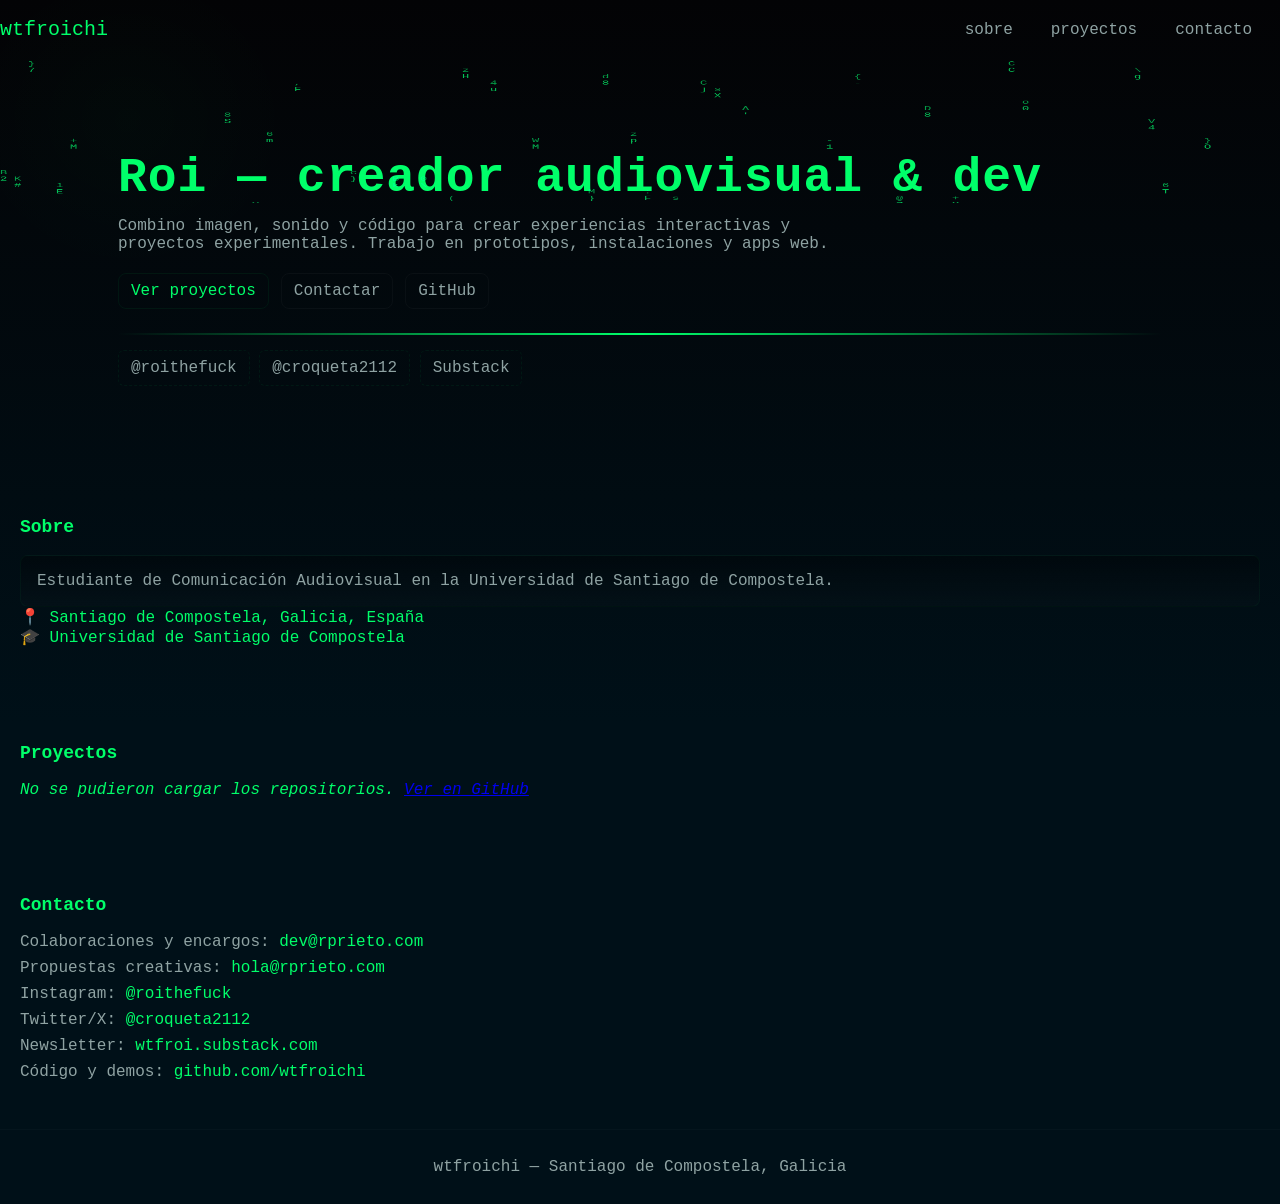
<file: index.html>
<!DOCTYPE html>
<html lang="es">
<head>
    <meta charset="UTF-8">
    <meta name="viewport" content="width=device-width, initial-scale=1.0">
    <title>wtfroichi</title>
    <meta name="description" content="wtfroichi - portfolio">
    <link rel="icon" href="assets/favicon.svg" type="image/svg+xml">
    <link rel="stylesheet" href="assets/styles.css">
    
</head>
<body>
    <!-- Header -->
    <header>
        <nav>
            <a href="#home" class="nav-logo">wtfroichi</a>
            <ul class="nav-links" id="navLinks">
                <li><a href="#about">sobre</a></li>
                <li><a href="#projects">proyectos</a></li>
                <li><a href="#contact">contacto</a></li>
                <li><button class="theme-toggle hidden" id="themeToggle" aria-label="Toggle theme">☾</button></li>
            </ul>
        </nav>
    </header>

    <!-- Hero Section -->
    <section class="hero" id="home">
        <canvas id="matrixCanvas" class="matrix-canvas" aria-hidden="true"></canvas>
        <div class="container">
            <h1>Roi — creador audiovisual &amp; dev</h1>
            <p class="tagline">Combino imagen, sonido y código para crear experiencias interactivas y proyectos experimentales. Trabajo en prototipos, instalaciones y apps web.</p>

            <div style="margin-top:20px;display:flex;gap:12px;flex-wrap:wrap;">
                <a href="#projects" class="social-cta" style="background:transparent;border:1px solid rgba(0,255,106,0.06);padding:8px 12px;border-radius:8px;color:var(--neon);text-decoration:none">Ver proyectos</a>
                <a href="#contact" class="social-cta" style="background:transparent;border:1px solid rgba(255,255,255,0.03);padding:8px 12px;border-radius:8px;color:var(--muted);text-decoration:none">Contactar</a>
                <a href="https://github.com/wtfroichi" target="_blank" rel="noopener" class="social-cta">GitHub</a>
            </div>

            <div class="decorative-line"></div>
            <div class="social-links">
                <a href="https://instagram.com/roithefuck" target="_blank" rel="noopener">@roithefuck</a>
                <a href="https://twitter.com/croqueta2112" target="_blank" rel="noopener">@croqueta2112</a>
                <a href="https://wtfroi.substack.com" target="_blank" rel="noopener">Substack</a>
            </div>
        </div>
    </section>

    <!-- About Section -->
    <section class="about" id="about">
        <h2 class="section-title">Sobre</h2>
        <div class="about-content">
            <p class="about-bio">
                Estudiante de Comunicación Audiovisual en la Universidad de Santiago de Compostela.
            </p>
            <div class="about-details">
                <div class="about-detail">📍 Santiago de Compostela, Galicia, España</div>
                <div class="about-detail">🎓 Universidad de Santiago de Compostela</div>
            </div>
        </div>
    </section>

    <!-- Projects Section -->
    <section class="projects" id="projects">
        <h2 class="section-title">Proyectos</h2>
        <div class="projects-list" id="projectsList">
            <p style="color: var(--color-text-secondary); font-style: italic;">Cargando repositorios desde GitHub...</p>
        </div>
    </section>

    <!-- Contact Section -->
    <section class="contact" id="contact">
        <h2 class="section-title">Contacto</h2>
        <div class="contact-list">
            <div class="contact-item">Colaboraciones y encargos: <a href="mailto:dev@rprieto.com">dev@rprieto.com</a></div>
            <div class="contact-item">Propuestas creativas: <a href="mailto:hola@rprieto.com">hola@rprieto.com</a></div>
            <div class="contact-item">Instagram: <a href="https://instagram.com/roithefuck" target="_blank">@roithefuck</a></div>
            <div class="contact-item">Twitter/X: <a href="https://twitter.com/croqueta2112" target="_blank">@croqueta2112</a></div>
            <div class="contact-item">Newsletter: <a href="https://wtfroi.substack.com" target="_blank">wtfroi.substack.com</a></div>
            <div class="contact-item">Código y demos: <a href="https://github.com/wtfroichi" target="_blank">github.com/wtfroichi</a></div>
        </div>
    </section>

    <!-- Footer -->
    <footer>
        <p>wtfroichi &mdash; Santiago de Compostela, Galicia</p>
    </footer>

    <script>
        // =====================================
        // GITHUB INTEGRATION
        // Fetch real repositories from GitHub
        // =====================================
        const GITHUB_USERNAME = 'wtfroichi';
        let repositories = [];

        // =====================================
        // THEME MANAGEMENT
        // Show the toggle only if there are CSS rules for `[data-theme]` (day/night styles)
        // =====================================
        let currentTheme = 'light';
        const themeToggle = document.getElementById('themeToggle');

        function setTheme(theme) {
            currentTheme = theme;
            document.documentElement.setAttribute('data-theme', theme);
        }

        function cssHasDataThemeRule() {
            try {
                for (const sheet of document.styleSheets) {
                    try {
                        const rules = sheet.cssRules || sheet.rules;
                        for (const r of rules) {
                            if (r.selectorText && r.selectorText.indexOf('[data-theme') !== -1) return true;
                        }
                    } catch (e) {
                        // ignore CORS or invalid stylesheet
                        continue;
                    }
                }
            } catch (e) {
                return false;
            }
            return false;
        }

        // Initialize theme toggle only when DOM is ready and when styles support it
        document.addEventListener('DOMContentLoaded', () => {
            if (cssHasDataThemeRule()) {
                themeToggle.classList.remove('hidden');

                if (window.matchMedia && window.matchMedia('(prefers-color-scheme: dark)').matches) {
                    setTheme('dark');
                    themeToggle.textContent = '☀';
                } else {
                    themeToggle.textContent = '☾';
                }

                themeToggle.addEventListener('click', () => {
                    const newTheme = currentTheme === 'dark' ? 'light' : 'dark';
                    themeToggle.textContent = newTheme === 'dark' ? '☀' : '☾';
                    setTheme(newTheme);
                });
            } else {
                themeToggle.classList.add('hidden');
            }
        });

        // =====================================
        // FETCH AND RENDER GITHUB REPOSITORIES
        // =====================================
        async function fetchGitHubRepos() {
            try {
                const response = await fetch(`https://api.github.com/users/${GITHUB_USERNAME}/repos?sort=updated&per_page=200`);
                if (!response.ok) throw new Error('Failed to fetch repositories');
                const repos = await response.json();
                repositories = repos.sort((a, b) => new Date(b.updated_at) - new Date(a.updated_at));
                renderProjects();
            } catch (error) {
                console.error('Error fetching GitHub repos:', error);
                document.getElementById('projectsList').innerHTML = '<p style="color: var(--color-text-secondary); font-style: italic;">No se pudieron cargar los repositorios. <a href="https://github.com/' + GITHUB_USERNAME + '" target="_blank" style="text-decoration: underline;">Ver en GitHub</a></p>';
            }
        }

        // Try to load embedded projects.json first (faster, avoids API rate limits)
        async function loadProjects() {
            try {
                const resp = await fetch('/assets/projects.json');
                if (resp.ok) {
                    const local = await resp.json();
                    repositories = local.sort((a, b) => new Date(b.updated_at) - new Date(a.updated_at));
                    renderProjects();
                    return;
                }
            } catch (e) {
                // ignore and fall back
            }
            await fetchGitHubRepos();
        }

        function renderProjects() {
            const projectsList = document.getElementById('projectsList');
            projectsList.innerHTML = '';

            if (repositories.length === 0) {
                projectsList.innerHTML = '<p style="color: var(--color-text-secondary); font-style: italic;">No hay proyectos públicos disponibles.</p>';
                return;
            }

            repositories.forEach((repo, idx) => {
                const item = document.createElement('div');
                item.className = 'project-item';

                const description = repo.description || 'Sin descripción';
                const language = repo.language ? `<span class="project-meta">${repo.language}</span>` : '';
                const homepage = repo.homepage ? `<a class="project-link" href="${repo.homepage}" target="_blank" rel="noopener">🔗 demo</a>` : '';
                const forkBadge = repo.fork ? `<span style="margin-left:8px;color:var(--muted);font-size:12px;">(fork)</span>` : '';
                const internalLink = `<a href="/projects/#/repo/${encodeURIComponent(repo.name)}" class="project-link" style="margin-left:8px;color:var(--neon);">Detalles</a>`;

                item.innerHTML = `
                    <div style="display:flex;justify-content:space-between;align-items:center;gap:12px;">
                      <h3 style="margin:0;font-size:16px;"><a href="${repo.html_url}" target="_blank">${repo.name}</a>${forkBadge}</h3>
                      <div style="display:flex;gap:8px;align-items:center">${language}${homepage}</div>
                    </div>
                    <p style="margin:0;color:var(--muted);font-size:14px;">${description}</p>
                    <div style="margin-top:auto;display:flex;justify-content:space-between;align-items:center;gap:12px;font-size:12px;color:var(--muted)">
                      <div>Updated: ${new Date(repo.updated_at).toLocaleDateString()}</div>
                      <div style="display:flex;gap:8px;align-items:center"><a href="${repo.html_url}" target="_blank" style="color:var(--neon);text-decoration:none;">Ver en GitHub →</a>${internalLink}</div>
                    </div>
                `;

                item.style.animationDelay = `${0.06 * idx}s`;
                projectsList.appendChild(item);
            });
        }



        // =====================================
        // SMOOTH SCROLL ENHANCEMENT
        // =====================================
        document.querySelectorAll('a[href^="#"]').forEach(anchor => {
            anchor.addEventListener('click', function (e) {
                const href = this.getAttribute('href');
                if (href !== '#' && document.querySelector(href)) {
                    e.preventDefault();
                    document.querySelector(href).scrollIntoView({
                        behavior: 'smooth',
                        block: 'start'
                    });
                }
            });
        });

        // =====================================
        // SCROLL ANIMATIONS
        // Fade in elements as they come into view
        // =====================================
        const observerOptions = {
            threshold: 0.1,
            rootMargin: '0px 0px -50px 0px'
        };
        
        const observer = new IntersectionObserver((entries) => {
            entries.forEach(entry => {
                if (entry.isIntersecting) {
                    entry.target.classList.add('in-view');
                }
            });
        }, observerOptions);
        
        // =====================================
        // INITIALIZE APPLICATION
        // =====================================
        // Matrix effect for hero canvas
        function initMatrix() {
            const canvas = document.getElementById('matrixCanvas');
            if (!canvas) return;
            const ctx = canvas.getContext('2d');
            let width = canvas.width = window.innerWidth;
            let height = canvas.height = Math.max(220, window.innerHeight * 0.35);
            const cols = Math.floor(width / 14) + 1;
            const ypos = Array(cols).fill(0);

            function resize() {
                width = canvas.width = window.innerWidth;
                height = canvas.height = Math.max(220, window.innerHeight * 0.35);
            }

            window.addEventListener('resize', resize);

            function draw() {
                ctx.fillStyle = 'rgba(0, 0, 0, 0.2)';
                ctx.fillRect(0, 0, width, height);
                ctx.fillStyle = 'rgba(0,255,106,0.9)';
                ctx.font = '12px monospace';

                for (let i = 0; i < ypos.length; i++) {
                    const text = String.fromCharCode(33 + Math.random() * 94);
                    const x = i * 14;
                    ctx.fillText(text, x, ypos[i] * 14);
                    if (ypos[i] * 14 > height && Math.random() > 0.975) ypos[i] = 0;
                    ypos[i]++;
                }
                requestAnimationFrame(draw);
            }

            draw();
        }

        document.addEventListener('DOMContentLoaded', () => {
            fetchGitHubRepos();

            // Observe sections for scroll animations
            document.querySelectorAll('.about, .projects, .contact').forEach(section => {
                observer.observe(section);
            });

            initMatrix();
        });


    </script>
</body>
</html>
</file>
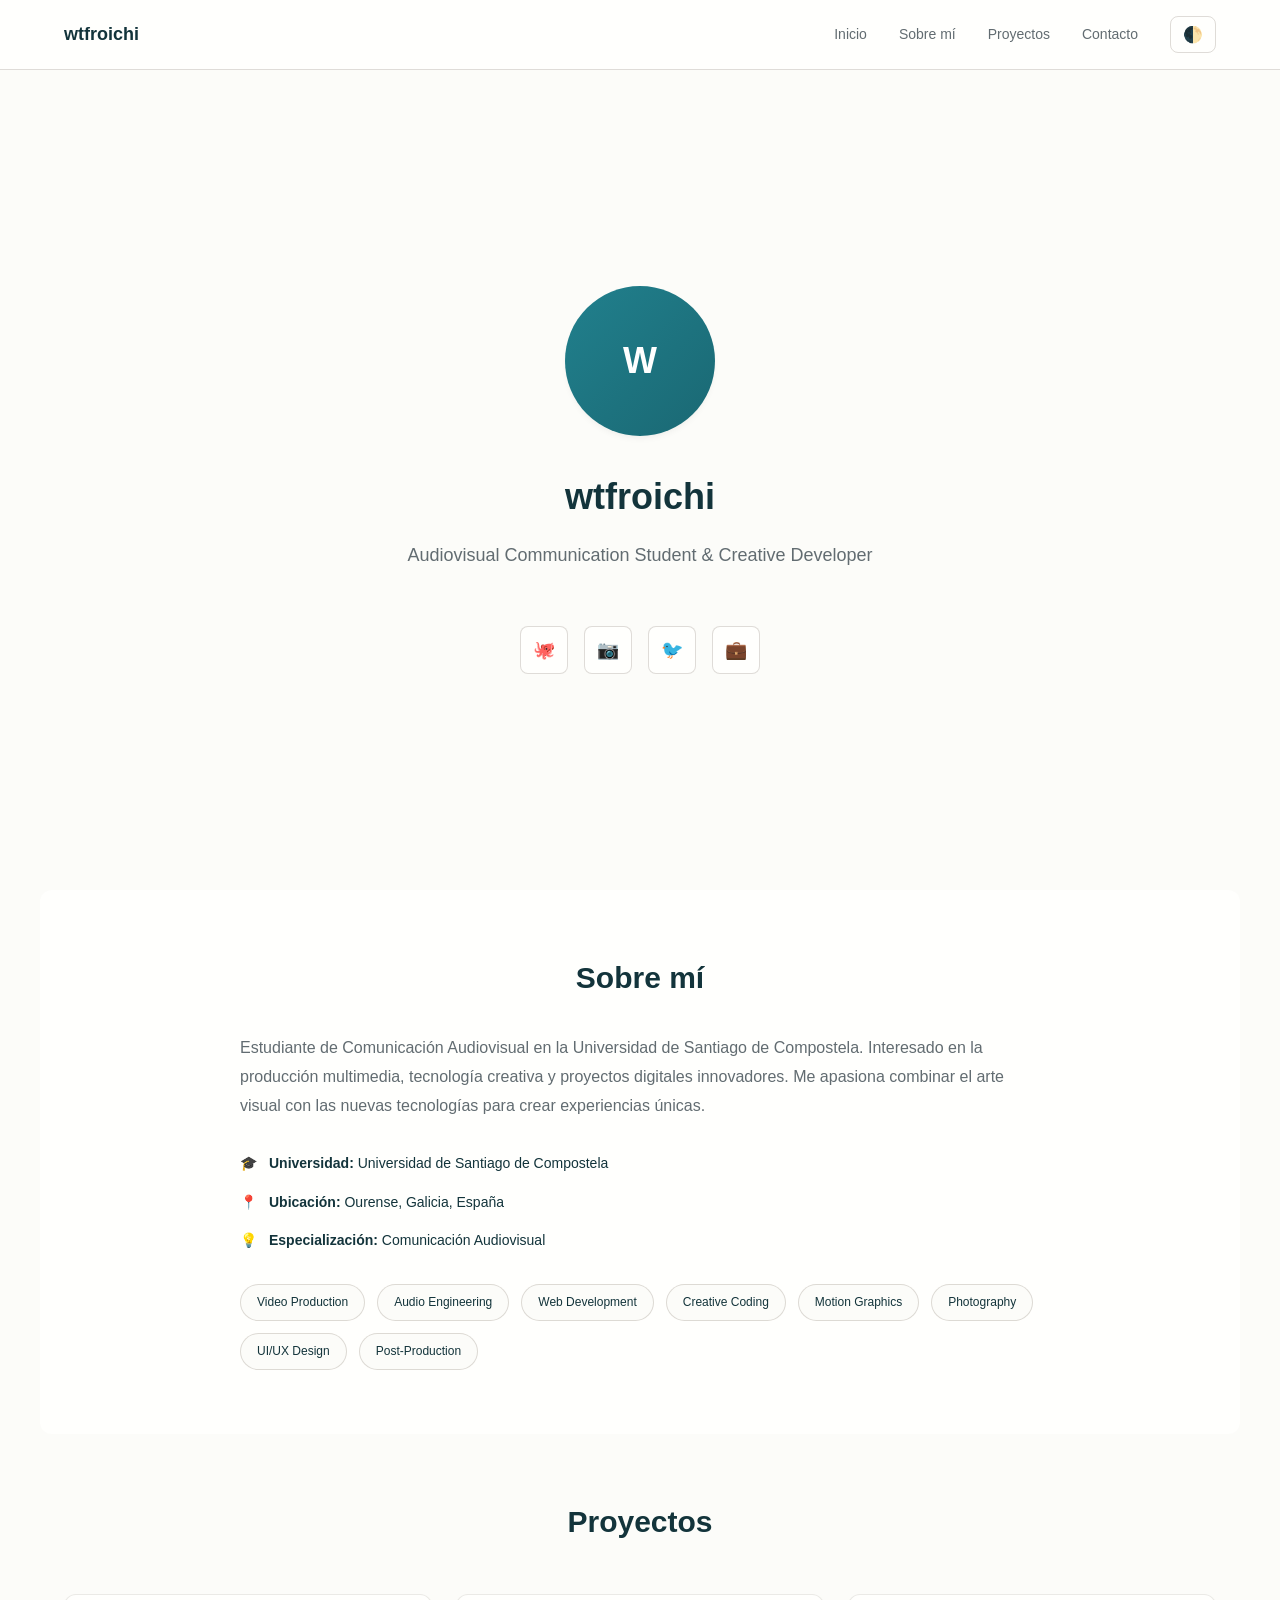
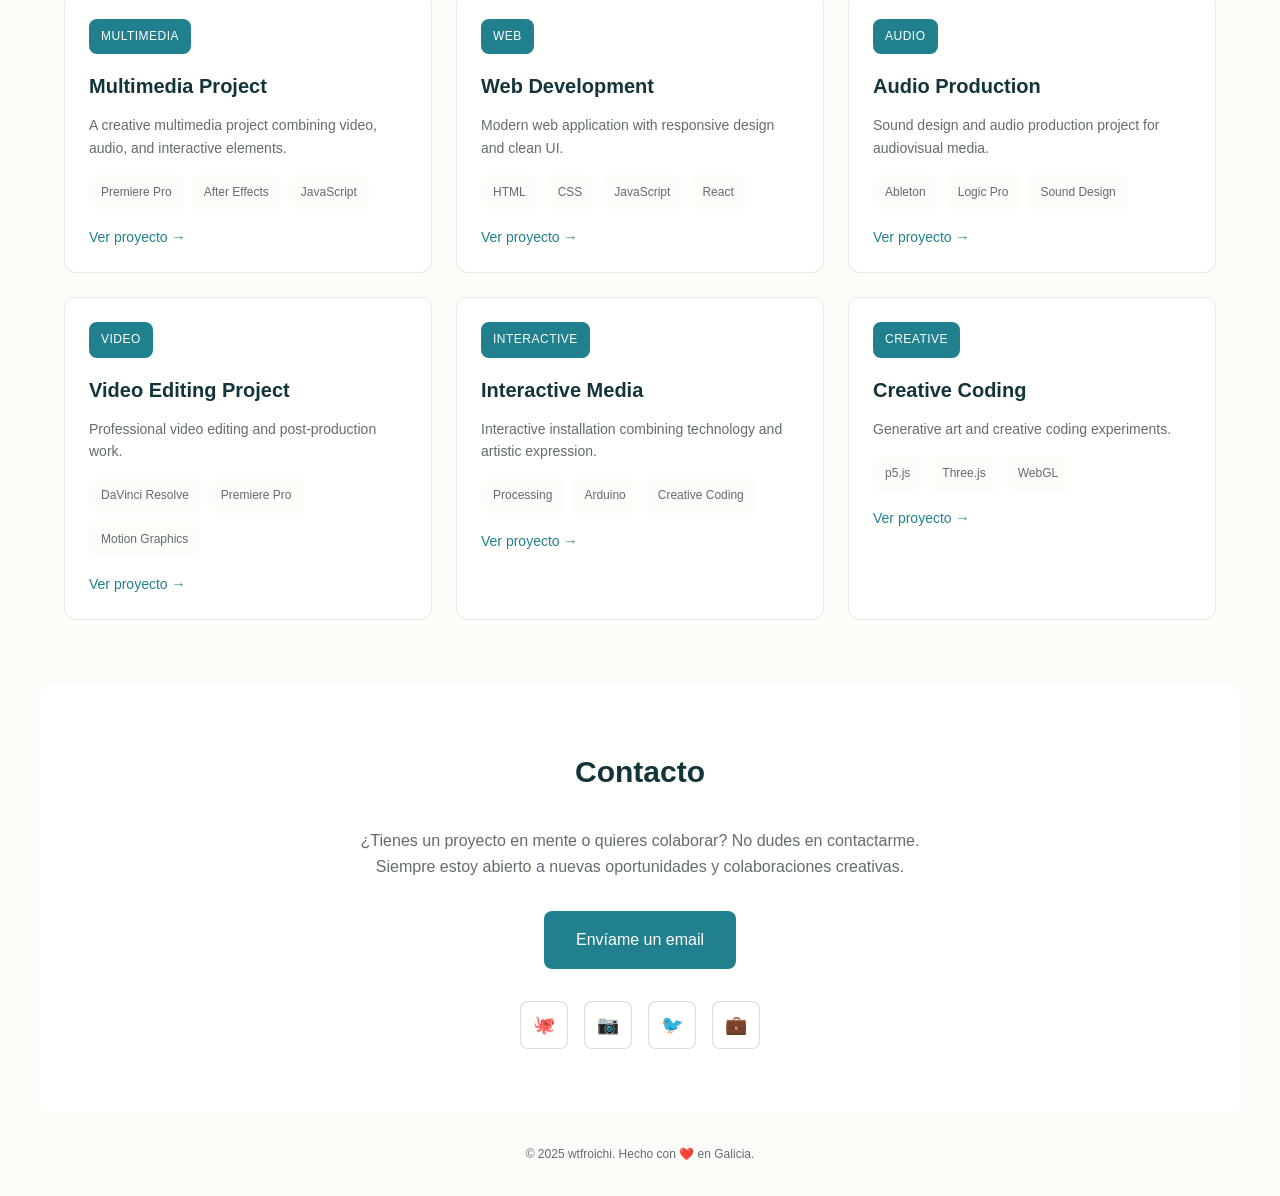
<file: index.old.html>
<!DOCTYPE html>
<html lang="es">
<head>
    <meta charset="UTF-8">
    <meta name="viewport" content="width=device-width, initial-scale=1.0">
    <title>wtfroichi - Portfolio</title>
    <meta name="description" content="Portfolio de wtfroichi - Estudiante de Comunicación Audiovisual en la USC">
    <style>
        /* Design System Variables */
        :root {
            /* Primitive Color Tokens */
            --color-white: rgba(255, 255, 255, 1);
            --color-black: rgba(0, 0, 0, 1);
            --color-cream-50: rgba(252, 252, 249, 1);
            --color-cream-100: rgba(255, 255, 253, 1);
            --color-gray-200: rgba(245, 245, 245, 1);
            --color-gray-300: rgba(167, 169, 169, 1);
            --color-gray-400: rgba(119, 124, 124, 1);
            --color-slate-500: rgba(98, 108, 113, 1);
            --color-brown-600: rgba(94, 82, 64, 1);
            --color-charcoal-700: rgba(31, 33, 33, 1);
            --color-charcoal-800: rgba(38, 40, 40, 1);
            --color-slate-900: rgba(19, 52, 59, 1);
            --color-teal-300: rgba(50, 184, 198, 1);
            --color-teal-400: rgba(45, 166, 178, 1);
            --color-teal-500: rgba(33, 128, 141, 1);
            --color-teal-600: rgba(29, 116, 128, 1);
            --color-teal-700: rgba(26, 104, 115, 1);
            --color-brown-600-rgb: 94, 82, 64;
            --color-teal-500-rgb: 33, 128, 141;
            --color-slate-900-rgb: 19, 52, 59;
            
            /* Semantic Colors (Light Mode) */
            --color-background: var(--color-cream-50);
            --color-surface: var(--color-cream-100);
            --color-text: var(--color-slate-900);
            --color-text-secondary: var(--color-slate-500);
            --color-primary: var(--color-teal-500);
            --color-primary-hover: var(--color-teal-600);
            --color-border: rgba(var(--color-brown-600-rgb), 0.2);
            --color-card-border: rgba(var(--color-brown-600-rgb), 0.12);
            
            /* Typography */
            --font-family-base: "FKGroteskNeue", -apple-system, BlinkMacSystemFont, "Segoe UI", Roboto, sans-serif;
            --font-size-sm: 12px;
            --font-size-base: 14px;
            --font-size-lg: 16px;
            --font-size-xl: 18px;
            --font-size-2xl: 20px;
            --font-size-3xl: 24px;
            --font-size-4xl: 30px;
            --font-size-5xl: 36px;
            --font-weight-normal: 400;
            --font-weight-medium: 500;
            --font-weight-semibold: 550;
            --font-weight-bold: 600;
            
            /* Spacing */
            --space-8: 8px;
            --space-12: 12px;
            --space-16: 16px;
            --space-20: 20px;
            --space-24: 24px;
            --space-32: 32px;
            --space-48: 48px;
            --space-64: 64px;
            
            /* Border Radius */
            --radius-base: 8px;
            --radius-lg: 12px;
            --radius-full: 9999px;
            
            /* Shadows */
            --shadow-sm: 0 1px 3px rgba(0, 0, 0, 0.04), 0 1px 2px rgba(0, 0, 0, 0.02);
            --shadow-md: 0 4px 6px -1px rgba(0, 0, 0, 0.04), 0 2px 4px -1px rgba(0, 0, 0, 0.02);
            
            /* Animation */
            --duration-normal: 250ms;
            --ease-standard: cubic-bezier(0.16, 1, 0.3, 1);
        }
        
        /* Dark Mode */
        @media (prefers-color-scheme: dark) {
            :root {
                --color-gray-400-rgb: 119, 124, 124;
                --color-teal-300-rgb: 50, 184, 198;
                --color-gray-300-rgb: 167, 169, 169;
                --color-gray-200-rgb: 245, 245, 245;
                
                --color-background: var(--color-charcoal-700);
                --color-surface: var(--color-charcoal-800);
                --color-text: var(--color-gray-200);
                --color-text-secondary: rgba(var(--color-gray-300-rgb), 0.7);
                --color-primary: var(--color-teal-300);
                --color-primary-hover: var(--color-teal-400);
                --color-border: rgba(var(--color-gray-400-rgb), 0.3);
                --color-card-border: rgba(var(--color-gray-400-rgb), 0.2);
            }
        }
        
        [data-theme="dark"] {
            --color-gray-400-rgb: 119, 124, 124;
            --color-teal-300-rgb: 50, 184, 198;
            --color-gray-300-rgb: 167, 169, 169;
            --color-gray-200-rgb: 245, 245, 245;
            
            --color-background: var(--color-charcoal-700);
            --color-surface: var(--color-charcoal-800);
            --color-text: var(--color-gray-200);
            --color-text-secondary: rgba(var(--color-gray-300-rgb), 0.7);
            --color-primary: var(--color-teal-300);
            --color-primary-hover: var(--color-teal-400);
            --color-border: rgba(var(--color-gray-400-rgb), 0.3);
            --color-card-border: rgba(var(--color-gray-400-rgb), 0.2);
        }
        
        [data-theme="light"] {
            --color-background: var(--color-cream-50);
            --color-surface: var(--color-cream-100);
            --color-text: var(--color-slate-900);
            --color-text-secondary: var(--color-slate-500);
            --color-primary: var(--color-teal-500);
            --color-primary-hover: var(--color-teal-600);
            --color-border: rgba(var(--color-brown-600-rgb), 0.2);
            --color-card-border: rgba(var(--color-brown-600-rgb), 0.12);
        }
        
        @font-face {
            font-family: 'FKGroteskNeue';
            src: url('https://r2cdn.perplexity.ai/fonts/FKGroteskNeue.woff2') format('woff2');
        }
        
        * {
            margin: 0;
            padding: 0;
            box-sizing: border-box;
        }
        
        html {
            scroll-behavior: smooth;
        }
        
        body {
            font-family: var(--font-family-base);
            font-size: var(--font-size-base);
            line-height: 1.6;
            color: var(--color-text);
            background-color: var(--color-background);
            -webkit-font-smoothing: antialiased;
            transition: background-color var(--duration-normal) var(--ease-standard),
                        color var(--duration-normal) var(--ease-standard);
        }
        
        /* Header */
        header {
            position: sticky;
            top: 0;
            z-index: 100;
            background-color: var(--color-surface);
            border-bottom: 1px solid var(--color-border);
            padding: var(--space-16) 0;
            transition: background-color var(--duration-normal) var(--ease-standard);
        }
        
        nav {
            max-width: 1200px;
            margin: 0 auto;
            padding: 0 var(--space-24);
            display: flex;
            justify-content: space-between;
            align-items: center;
        }
        
        .nav-logo {
            font-size: var(--font-size-xl);
            font-weight: var(--font-weight-bold);
            color: var(--color-text);
            text-decoration: none;
        }
        
        .nav-links {
            display: flex;
            gap: var(--space-32);
            list-style: none;
            align-items: center;
        }
        
        .nav-links a {
            color: var(--color-text-secondary);
            text-decoration: none;
            font-weight: var(--font-weight-medium);
            transition: color var(--duration-normal) var(--ease-standard);
        }
        
        .nav-links a:hover {
            color: var(--color-primary);
        }
        
        .theme-toggle {
            background: none;
            border: 1px solid var(--color-border);
            color: var(--color-text);
            cursor: pointer;
            padding: var(--space-8) var(--space-12);
            border-radius: var(--radius-base);
            font-size: var(--font-size-lg);
            transition: all var(--duration-normal) var(--ease-standard);
        }
        
        .theme-toggle:hover {
            background-color: var(--color-primary);
            border-color: var(--color-primary);
        }
        
        /* Sections */
        section {
            max-width: 1200px;
            margin: 0 auto;
            padding: var(--space-64) var(--space-24);
        }
        
        /* Hero Section */
        .hero {
            min-height: calc(100vh - 80px);
            display: flex;
            flex-direction: column;
            justify-content: center;
            align-items: center;
            text-align: center;
        }
        
        .hero-avatar {
            width: 150px;
            height: 150px;
            border-radius: var(--radius-full);
            background: linear-gradient(135deg, var(--color-teal-500), var(--color-teal-700));
            display: flex;
            align-items: center;
            justify-content: center;
            font-size: var(--font-size-5xl);
            font-weight: var(--font-weight-bold);
            color: var(--color-white);
            margin-bottom: var(--space-32);
            box-shadow: var(--shadow-md);
        }
        
        .hero h1 {
            font-size: var(--font-size-5xl);
            font-weight: var(--font-weight-bold);
            margin-bottom: var(--space-16);
        }
        
        .hero .tagline {
            font-size: var(--font-size-xl);
            color: var(--color-text-secondary);
            margin-bottom: var(--space-32);
            max-width: 600px;
        }
        
        .social-links {
            display: flex;
            gap: var(--space-16);
            margin-top: var(--space-24);
        }
        
        .social-links a {
            display: flex;
            align-items: center;
            justify-content: center;
            width: 48px;
            height: 48px;
            border-radius: var(--radius-base);
            background-color: var(--color-surface);
            border: 1px solid var(--color-border);
            color: var(--color-text);
            text-decoration: none;
            transition: all var(--duration-normal) var(--ease-standard);
            font-size: var(--font-size-xl);
        }
        
        .social-links a:hover {
            background-color: var(--color-primary);
            border-color: var(--color-primary);
            color: var(--color-white);
            transform: translateY(-2px);
        }
        
        /* About Section */
        .about {
            background-color: var(--color-surface);
            border-radius: var(--radius-lg);
            padding: var(--space-64) var(--space-24);
        }
        
        .section-title {
            font-size: var(--font-size-4xl);
            font-weight: var(--font-weight-bold);
            margin-bottom: var(--space-32);
            text-align: center;
        }
        
        .about-content {
            max-width: 800px;
            margin: 0 auto;
        }
        
        .about-bio {
            font-size: var(--font-size-lg);
            line-height: 1.8;
            margin-bottom: var(--space-32);
            color: var(--color-text-secondary);
        }
        
        .about-details {
            display: flex;
            flex-direction: column;
            gap: var(--space-16);
            margin-bottom: var(--space-32);
        }
        
        .about-detail {
            display: flex;
            align-items: center;
            gap: var(--space-12);
            font-size: var(--font-size-base);
        }
        
        .about-detail strong {
            color: var(--color-text);
            font-weight: var(--font-weight-semibold);
        }
        
        .skills {
            display: flex;
            flex-wrap: wrap;
            gap: var(--space-12);
        }
        
        .skill-tag {
            padding: var(--space-8) var(--space-16);
            background-color: var(--color-background);
            border: 1px solid var(--color-border);
            border-radius: var(--radius-full);
            font-size: var(--font-size-sm);
            font-weight: var(--font-weight-medium);
            color: var(--color-text);
        }
        
        /* Projects Section */
        .projects-grid {
            display: grid;
            grid-template-columns: repeat(auto-fill, minmax(350px, 1fr));
            gap: var(--space-24);
            margin-top: var(--space-48);
        }
        
        .project-card {
            background-color: var(--color-surface);
            border: 1px solid var(--color-card-border);
            border-radius: var(--radius-lg);
            padding: var(--space-24);
            transition: all var(--duration-normal) var(--ease-standard);
            cursor: pointer;
        }
        
        .project-card:hover {
            transform: translateY(-4px);
            box-shadow: var(--shadow-md);
            border-color: var(--color-primary);
        }
        
        .project-type {
            display: inline-block;
            padding: var(--space-8) var(--space-12);
            background-color: var(--color-primary);
            color: var(--color-white);
            border-radius: var(--radius-base);
            font-size: var(--font-size-sm);
            font-weight: var(--font-weight-medium);
            margin-bottom: var(--space-16);
            text-transform: uppercase;
            letter-spacing: 0.5px;
        }
        
        .project-card h3 {
            font-size: var(--font-size-2xl);
            font-weight: var(--font-weight-bold);
            margin-bottom: var(--space-12);
        }
        
        .project-card p {
            color: var(--color-text-secondary);
            margin-bottom: var(--space-16);
            line-height: 1.6;
        }
        
        .tech-stack {
            display: flex;
            flex-wrap: wrap;
            gap: var(--space-8);
            margin-bottom: var(--space-16);
        }
        
        .tech-tag {
            padding: var(--space-8) var(--space-12);
            background-color: var(--color-background);
            border-radius: var(--radius-base);
            font-size: var(--font-size-sm);
            color: var(--color-text-secondary);
        }
        
        .project-link {
            display: inline-flex;
            align-items: center;
            gap: var(--space-8);
            color: var(--color-primary);
            text-decoration: none;
            font-weight: var(--font-weight-medium);
            transition: color var(--duration-normal) var(--ease-standard);
        }
        
        .project-link:hover {
            color: var(--color-primary-hover);
        }
        
        /* Contact Section */
        .contact {
            text-align: center;
            background-color: var(--color-surface);
            border-radius: var(--radius-lg);
        }
        
        .contact p {
            font-size: var(--font-size-lg);
            color: var(--color-text-secondary);
            margin-bottom: var(--space-32);
            max-width: 600px;
            margin-left: auto;
            margin-right: auto;
        }
        
        .contact-email {
            display: inline-block;
            padding: var(--space-16) var(--space-32);
            background-color: var(--color-primary);
            color: var(--color-white);
            text-decoration: none;
            border-radius: var(--radius-base);
            font-size: var(--font-size-lg);
            font-weight: var(--font-weight-medium);
            transition: all var(--duration-normal) var(--ease-standard);
        }
        
        .contact-email:hover {
            background-color: var(--color-primary-hover);
            transform: translateY(-2px);
        }
        
        /* Footer */
        footer {
            text-align: center;
            padding: var(--space-32);
            color: var(--color-text-secondary);
            font-size: var(--font-size-sm);
        }
        
        /* Responsive */
        @media (max-width: 768px) {
            .nav-links {
                gap: var(--space-16);
            }
            
            .nav-links a {
                font-size: var(--font-size-sm);
            }
            
            .hero h1 {
                font-size: var(--font-size-4xl);
            }
            
            .hero .tagline {
                font-size: var(--font-size-lg);
            }
            
            .projects-grid {
                grid-template-columns: 1fr;
            }
            
            section {
                padding: var(--space-48) var(--space-16);
            }
        }
        
        /* Hamburger Menu for Mobile */
        .mobile-menu-toggle {
            display: none;
            background: none;
            border: none;
            color: var(--color-text);
            font-size: var(--font-size-3xl);
            cursor: pointer;
        }
        
        @media (max-width: 640px) {
            .mobile-menu-toggle {
                display: block;
            }
            
            .nav-links {
                position: fixed;
                top: 65px;
                left: -100%;
                width: 100%;
                background-color: var(--color-surface);
                flex-direction: column;
                padding: var(--space-24);
                border-bottom: 1px solid var(--color-border);
                transition: left var(--duration-normal) var(--ease-standard);
            }
            
            .nav-links.active {
                left: 0;
            }
        }
    </style>
</head>
<body>
    <!-- Header -->
    <header>
        <nav>
            <a href="#home" class="nav-logo">wtfroichi</a>
            <button class="mobile-menu-toggle" id="mobileMenuToggle" aria-label="Toggle menu">☰</button>
            <ul class="nav-links" id="navLinks">
                <li><a href="#home">Inicio</a></li>
                <li><a href="#about">Sobre mí</a></li>
                <li><a href="#projects">Proyectos</a></li>
                <li><a href="#contact">Contacto</a></li>
                <li><button class="theme-toggle" id="themeToggle" aria-label="Toggle theme">🌓</button></li>
            </ul>
        </nav>
    </header>

    <!-- Hero Section -->
    <section class="hero" id="home">
        <div class="hero-avatar">W</div>
        <h1>wtfroichi</h1>
        <p class="tagline">Audiovisual Communication Student &amp; Creative Developer</p>
        <div class="social-links">
            <a href="https://github.com/wtfroichi" target="_blank" aria-label="GitHub" title="GitHub">🐙</a>
            <a href="#" target="_blank" aria-label="Instagram" title="Instagram">📷</a>
            <a href="#" target="_blank" aria-label="Twitter" title="Twitter">🐦</a>
            <a href="#" target="_blank" aria-label="LinkedIn" title="LinkedIn">💼</a>
        </div>
    </section>

    <!-- About Section -->
    <section class="about" id="about">
        <h2 class="section-title">Sobre mí</h2>
        <div class="about-content">
            <p class="about-bio">
                Estudiante de Comunicación Audiovisual en la Universidad de Santiago de Compostela. 
                Interesado en la producción multimedia, tecnología creativa y proyectos digitales innovadores. 
                Me apasiona combinar el arte visual con las nuevas tecnologías para crear experiencias únicas.
            </p>
            <div class="about-details">
                <div class="about-detail">
                    <span>🎓</span>
                    <span><strong>Universidad:</strong> Universidad de Santiago de Compostela</span>
                </div>
                <div class="about-detail">
                    <span>📍</span>
                    <span><strong>Ubicación:</strong> Ourense, Galicia, España</span>
                </div>
                <div class="about-detail">
                    <span>💡</span>
                    <span><strong>Especialización:</strong> Comunicación Audiovisual</span>
                </div>
            </div>
            <div class="skills">
                <span class="skill-tag">Video Production</span>
                <span class="skill-tag">Audio Engineering</span>
                <span class="skill-tag">Web Development</span>
                <span class="skill-tag">Creative Coding</span>
                <span class="skill-tag">Motion Graphics</span>
                <span class="skill-tag">Photography</span>
                <span class="skill-tag">UI/UX Design</span>
                <span class="skill-tag">Post-Production</span>
            </div>
        </div>
    </section>

    <!-- Projects Section -->
    <section id="projects">
        <h2 class="section-title">Proyectos</h2>
        <div class="projects-grid" id="projectsGrid">
            <!-- Projects will be dynamically inserted here by JavaScript -->
        </div>
    </section>

    <!-- Contact Section -->
    <section class="contact" id="contact">
        <h2 class="section-title">Contacto</h2>
        <p>
            ¿Tienes un proyecto en mente o quieres colaborar? 
            No dudes en contactarme. Siempre estoy abierto a nuevas oportunidades y colaboraciones creativas.
        </p>
        <a href="mailto:contact@example.com" class="contact-email">Envíame un email</a>
        <div class="social-links" style="justify-content: center; margin-top: var(--space-32);">
            <a href="https://github.com/wtfroichi" target="_blank" aria-label="GitHub" title="GitHub">🐙</a>
            <a href="#" target="_blank" aria-label="Instagram" title="Instagram">📷</a>
            <a href="#" target="_blank" aria-label="Twitter" title="Twitter">🐦</a>
            <a href="#" target="_blank" aria-label="LinkedIn" title="LinkedIn">💼</a>
        </div>
    </section>

    <!-- Footer -->
    <footer>
        <p>&copy; 2025 wtfroichi. Hecho con ❤️ en Galicia.</p>
    </footer>

    <script>
        // =====================================
        // PROJECT DATA CONFIGURATION
        // Edit this array to customize your projects
        // =====================================
        const projects = [
            {
                title: "Multimedia Project",
                description: "A creative multimedia project combining video, audio, and interactive elements.",
                tech: ["Premiere Pro", "After Effects", "JavaScript"],
                link: "https://github.com/wtfroichi",
                type: "multimedia"
            },
            {
                title: "Web Development",
                description: "Modern web application with responsive design and clean UI.",
                tech: ["HTML", "CSS", "JavaScript", "React"],
                link: "https://github.com/wtfroichi",
                type: "web"
            },
            {
                title: "Audio Production",
                description: "Sound design and audio production project for audiovisual media.",
                tech: ["Ableton", "Logic Pro", "Sound Design"],
                link: "https://github.com/wtfroichi",
                type: "audio"
            },
            {
                title: "Video Editing Project",
                description: "Professional video editing and post-production work.",
                tech: ["DaVinci Resolve", "Premiere Pro", "Motion Graphics"],
                link: "https://github.com/wtfroichi",
                type: "video"
            },
            {
                title: "Interactive Media",
                description: "Interactive installation combining technology and artistic expression.",
                tech: ["Processing", "Arduino", "Creative Coding"],
                link: "https://github.com/wtfroichi",
                type: "interactive"
            },
            {
                title: "Creative Coding",
                description: "Generative art and creative coding experiments.",
                tech: ["p5.js", "Three.js", "WebGL"],
                link: "https://github.com/wtfroichi",
                type: "creative"
            }
        ];

        // =====================================
        // THEME MANAGEMENT
        // Uses JavaScript variable for state management (no localStorage in sandbox)
        // =====================================
        let currentTheme = 'light';
        const themeToggle = document.getElementById('themeToggle');
        
        function setTheme(theme) {
            currentTheme = theme;
            document.documentElement.setAttribute('data-theme', theme);
            themeToggle.textContent = theme === 'dark' ? '☀️' : '🌓';
        }
        
        // Check system preference
        if (window.matchMedia && window.matchMedia('(prefers-color-scheme: dark)').matches) {
            setTheme('dark');
        }
        
        themeToggle.addEventListener('click', () => {
            setTheme(currentTheme === 'dark' ? 'light' : 'dark');
        });

        // =====================================
        // PROJECT RENDERING
        // =====================================
        function renderProjects() {
            const projectsGrid = document.getElementById('projectsGrid');
            projectsGrid.innerHTML = '';
            
            projects.forEach(project => {
                const card = document.createElement('div');
                card.className = 'project-card';
                card.onclick = () => window.open(project.link, '_blank');
                
                card.innerHTML = `
                    <span class="project-type">${project.type}</span>
                    <h3>${project.title}</h3>
                    <p>${project.description}</p>
                    <div class="tech-stack">
                        ${project.tech.map(tech => `<span class="tech-tag">${tech}</span>`).join('')}
                    </div>
                    <a href="${project.link}" class="project-link" target="_blank" onclick="event.stopPropagation()">
                        Ver proyecto →
                    </a>
                `;
                
                projectsGrid.appendChild(card);
            });
        }

        // =====================================
        // MOBILE MENU TOGGLE
        // =====================================
        const mobileMenuToggle = document.getElementById('mobileMenuToggle');
        const navLinks = document.getElementById('navLinks');
        
        mobileMenuToggle.addEventListener('click', () => {
            navLinks.classList.toggle('active');
            mobileMenuToggle.textContent = navLinks.classList.contains('active') ? '✕' : '☰';
        });
        
        // Close mobile menu when clicking a link
        navLinks.querySelectorAll('a').forEach(link => {
            link.addEventListener('click', () => {
                navLinks.classList.remove('active');
                mobileMenuToggle.textContent = '☰';
            });
        });

        // =====================================
        // SMOOTH SCROLL ENHANCEMENT
        // =====================================
        document.querySelectorAll('a[href^="#"]').forEach(anchor => {
            anchor.addEventListener('click', function (e) {
                const href = this.getAttribute('href');
                if (href !== '#' && document.querySelector(href)) {
                    e.preventDefault();
                    document.querySelector(href).scrollIntoView({
                        behavior: 'smooth',
                        block: 'start'
                    });
                }
            });
        });

        // =====================================
        // INITIALIZE APPLICATION
        // =====================================
        document.addEventListener('DOMContentLoaded', () => {
            renderProjects();
        });

        // =====================================
        // CUSTOMIZATION INSTRUCTIONS
        // =====================================
        /*
        
        HOW TO CUSTOMIZE THIS PORTFOLIO:
        
        1. PROJECTS:
           - Edit the 'projects' array at the top of this script
           - Each project needs: title, description, tech (array), link, type
           - Add or remove projects by modifying the array
        
        2. PERSONAL INFO:
           - Update hero section: Change name, tagline
           - Update about section: Edit bio text
           - Update social links: Replace '#' with your actual profile URLs
           - Update email: Change 'contact@example.com' in the contact section
        
        3. SKILLS:
           - Modify the skill tags in the About section HTML
        
        4. COLORS:
           - The app uses a design system with CSS variables
           - Primary color is controlled by --color-primary
           - Modify CSS variables in the :root section for global changes
        
        5. THEME:
           - Light/dark theme toggle is automatic
           - Users can switch manually with the button
           - Theme preference is managed in memory (not persistent)
        
        */
    </script>
</body>
</html>
</file>
<file: assets/styles.css>
/* Hacker aesthetic styles for wtfroichi.github.io */
:root{
  --bg:#030305;
  --panel:#071013;
  --neon:#00ff6a;
  --neon-2:#00e656;
  --muted:#8fa3a3;
  --accent:#ff00c8;
  --glass: rgba(255,255,255,0.03);
  --card-border: rgba(0,255,106,0.08);
  --radius:10px;
  --mono: "Roboto Mono", "Courier New", Courier, monospace;
}
*{box-sizing:border-box;margin:0;padding:0}
html{scroll-behavior:smooth}
body{
  font-family:var(--mono);
  background:radial-gradient(ellipse at 10% 10%, rgba(0,255,100,0.02), transparent 10%),
             linear-gradient(180deg, var(--bg), #001018 60%);
  color:var(--neon);
  -webkit-font-smoothing:antialiased;
  min-height:100vh;
}
/* subtle scanlines */
body::after{
  content:"";
  position:fixed;inset:0;pointer-events:none;mix-blend-mode:overlay;
  background-image: linear-gradient(rgba(0,0,0,0.03) 1px, transparent 1px);
  background-size:100% 4px;opacity:0.35;
}
.container{max-width:1100px;margin:0 auto;padding:28px}
header{position:sticky;top:0;background:transparent;padding:18px 0;z-index:40}
nav{display:flex;justify-content:space-between;align-items:center}
.nav-logo{color:var(--neon);font-size:20px;text-decoration:none}
.nav-links{display:flex;gap:18px;list-style:none}
.nav-links a{color:var(--muted);text-decoration:none;padding:6px 10px;border-radius:6px}
.nav-links a:hover{color:var(--neon);box-shadow:0 0 18px rgba(0,255,106,0.06),0 0 2px rgba(0,255,106,0.12) inset}
.theme-toggle{background:transparent;border:1px solid rgba(255,255,255,0.04);color:var(--muted);padding:6px;border-radius:6px}
.theme-toggle:hover{color:var(--neon)}
/* Hero */
.hero{padding:64px 20px;text-align:left}
.hero{position:relative;padding:64px 20px;text-align:left;overflow:hidden}
.hero h1{font-size:48px;color:var(--neon);letter-spacing:1px;margin:0}
.hero .tagline{color:var(--muted);margin-top:12px;font-size:16px;max-width:720px}
.matrix-canvas{position:absolute;left:0;top:0;width:100%;height:35%;pointer-events:none;mix-blend-mode:screen;opacity:0.85}
.decorative-line{height:2px;background:linear-gradient(90deg,transparent,var(--neon),transparent);margin:24px 0}
/* Sections */
section{padding:48px 20px}
.section-title{color:var(--neon);font-size:18px;margin-bottom:18px}
.about-bio{background:linear-gradient(180deg, rgba(0,0,0,0.3), rgba(255,255,255,0.01));padding:16px;border-radius:8px;border:1px solid rgba(0,255,106,0.04);color:var(--muted)}
/* Projects grid */
.projects-list{display:grid;grid-template-columns:repeat(auto-fit,minmax(260px,1fr));gap:18px;margin-top:18px}
.project-item{background:linear-gradient(180deg, rgba(0,0,0,0.25), rgba(0,0,0,0.18));padding:16px;border-radius:var(--radius);border:1px solid var(--card-border);color:var(--neon);display:flex;flex-direction:column;gap:12px;min-height:120px}
.project-item h3{font-size:16px;margin:0}
.project-item h3 a{color:var(--neon);text-decoration:none}
.project-item p{color:var(--muted);font-size:14px;margin:0}
.project-meta{background:rgba(0,255,106,0.06);color:var(--neon-2);padding:6px 10px;border-radius:999px;font-size:12px}
.project-link{color:var(--accent);text-decoration:none}
.project-item:hover{transform:translateY(-6px);box-shadow:0 10px 30px rgba(0,255,106,0.06),0 0 40px rgba(0,255,106,0.02)}
/* Contact */
.contact-list{display:flex;flex-direction:column;gap:8px;color:var(--muted)}
.contact-list a{color:var(--neon);text-decoration:none}
footer{padding:28px 20px;text-align:center;color:var(--muted);border-top:1px solid rgba(255,255,255,0.02)}
/* Small screens */
@media(max-width:680px){.hero h1{font-size:34px}.projects-list{grid-template-columns:1fr}}
/* subtle cursor effect */
.cursor-fade{transition:opacity 220ms}
/* glowing accent for social links */
.social-links a{border:1px dashed rgba(0,255,106,0.06);padding:8px 12px;border-radius:6px;color:var(--muted);text-decoration:none}
.social-links a:hover{color:var(--neon);box-shadow:0 0 20px rgba(0,255,106,0.06)}
.social-cta{background:transparent;border:1px solid rgba(255,255,255,0.03);padding:8px 12px;border-radius:8px;color:var(--muted);text-decoration:none}
.social-cta:hover{color:var(--neon);border-color:rgba(0,255,106,0.08);box-shadow:0 8px 24px rgba(0,255,106,0.04)}
/* small util */
.hidden{display:none}
</file>
